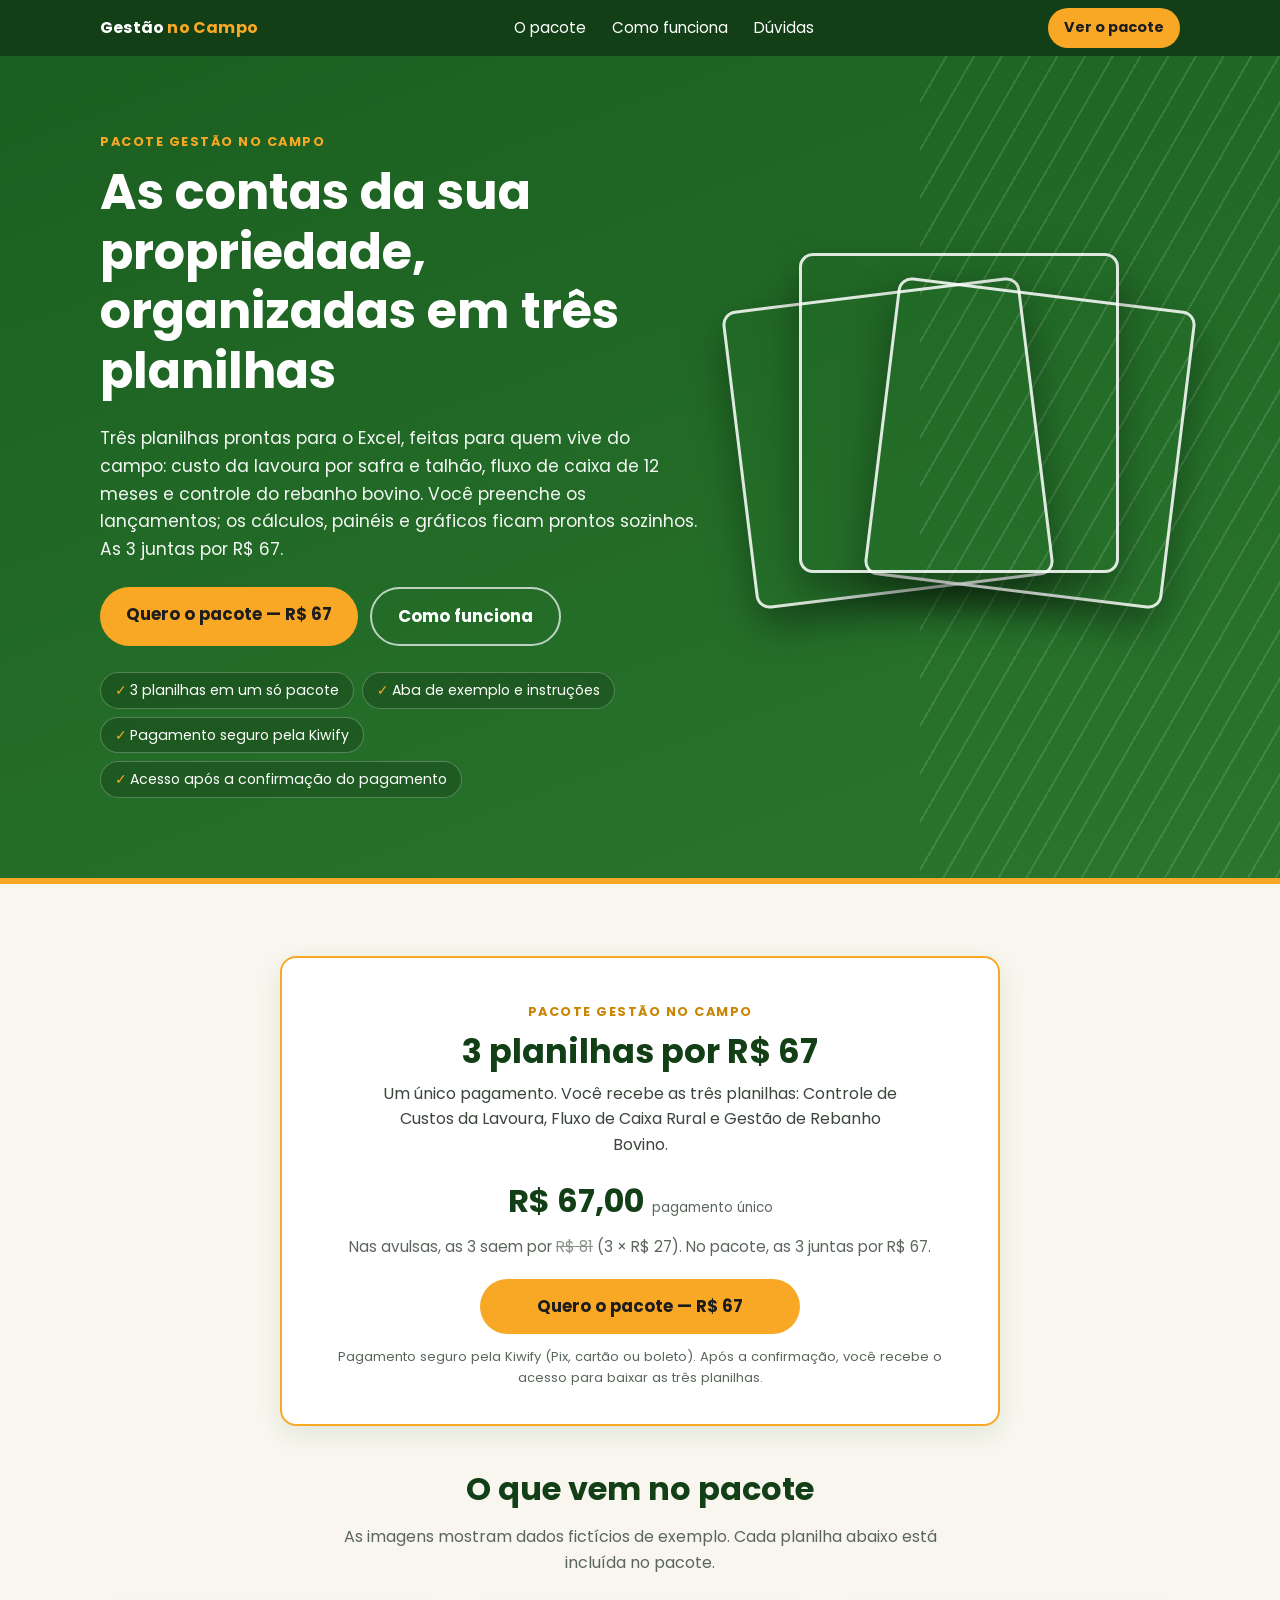
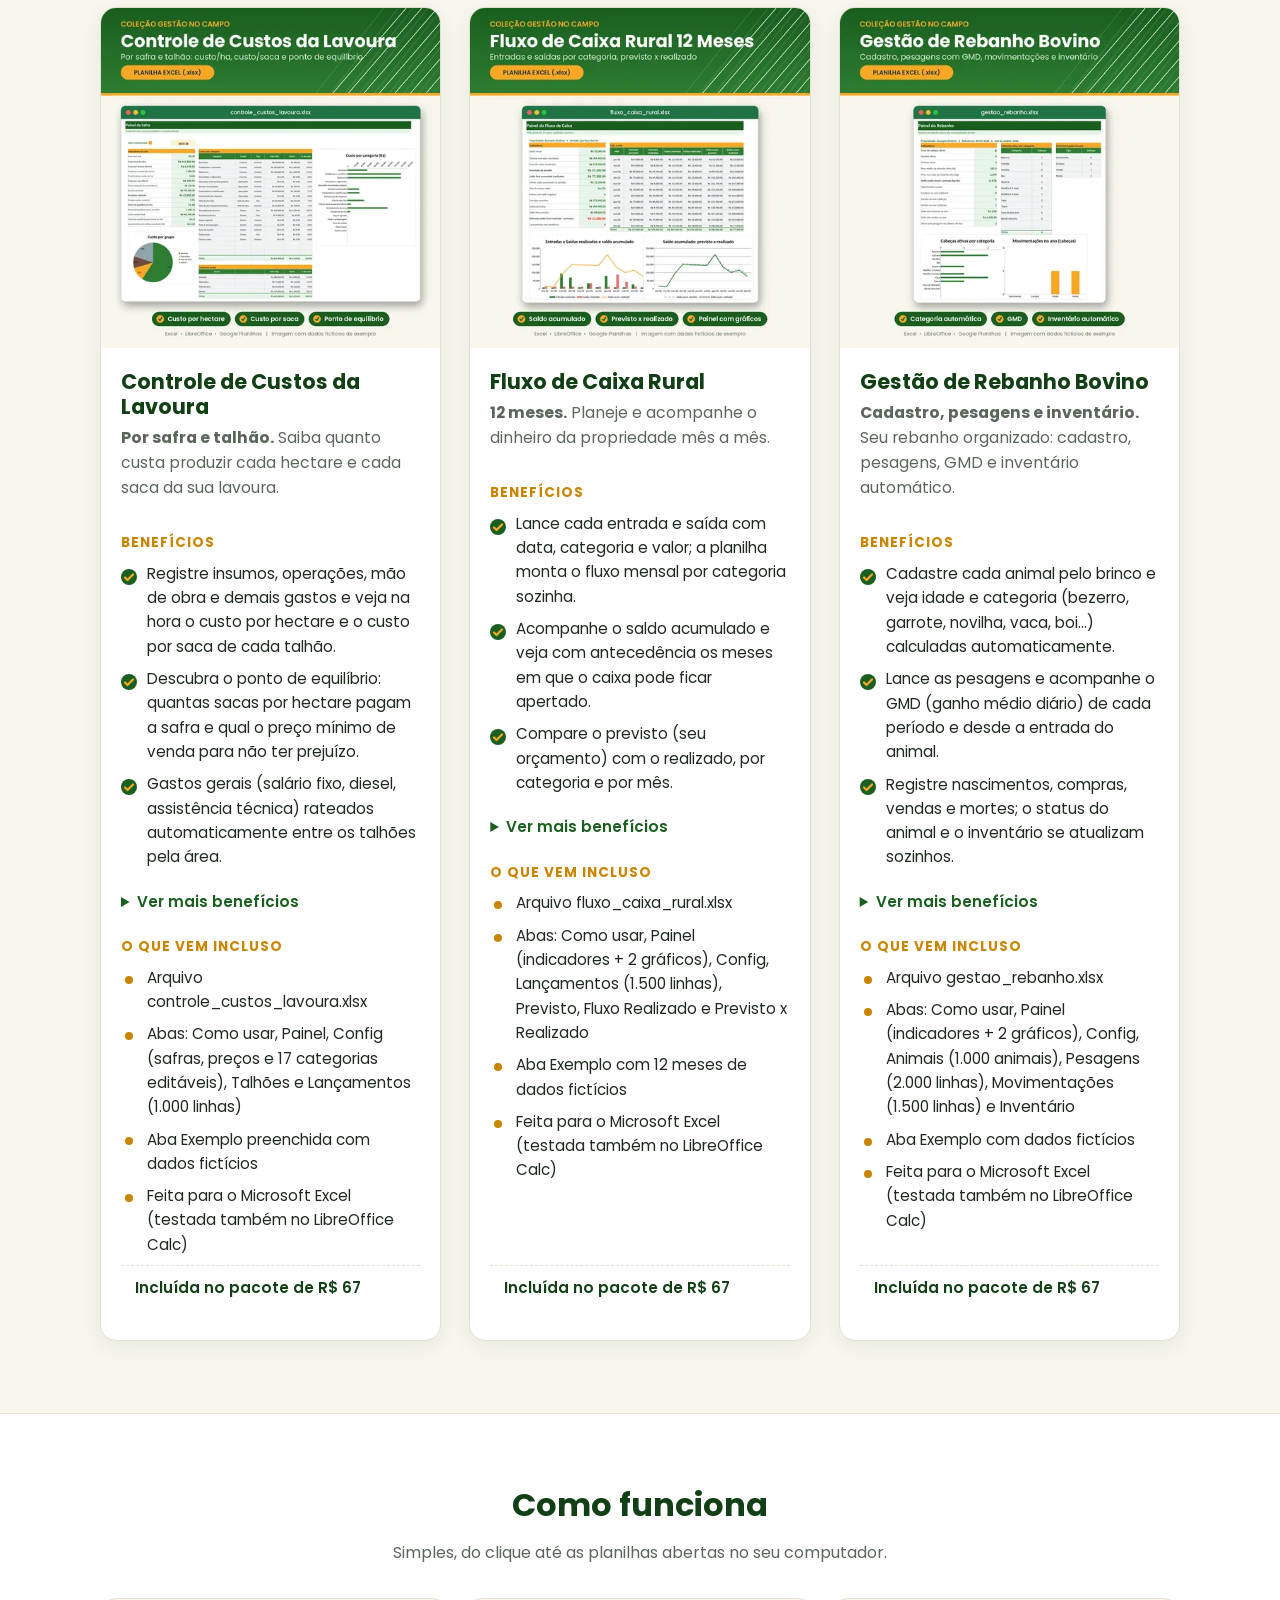
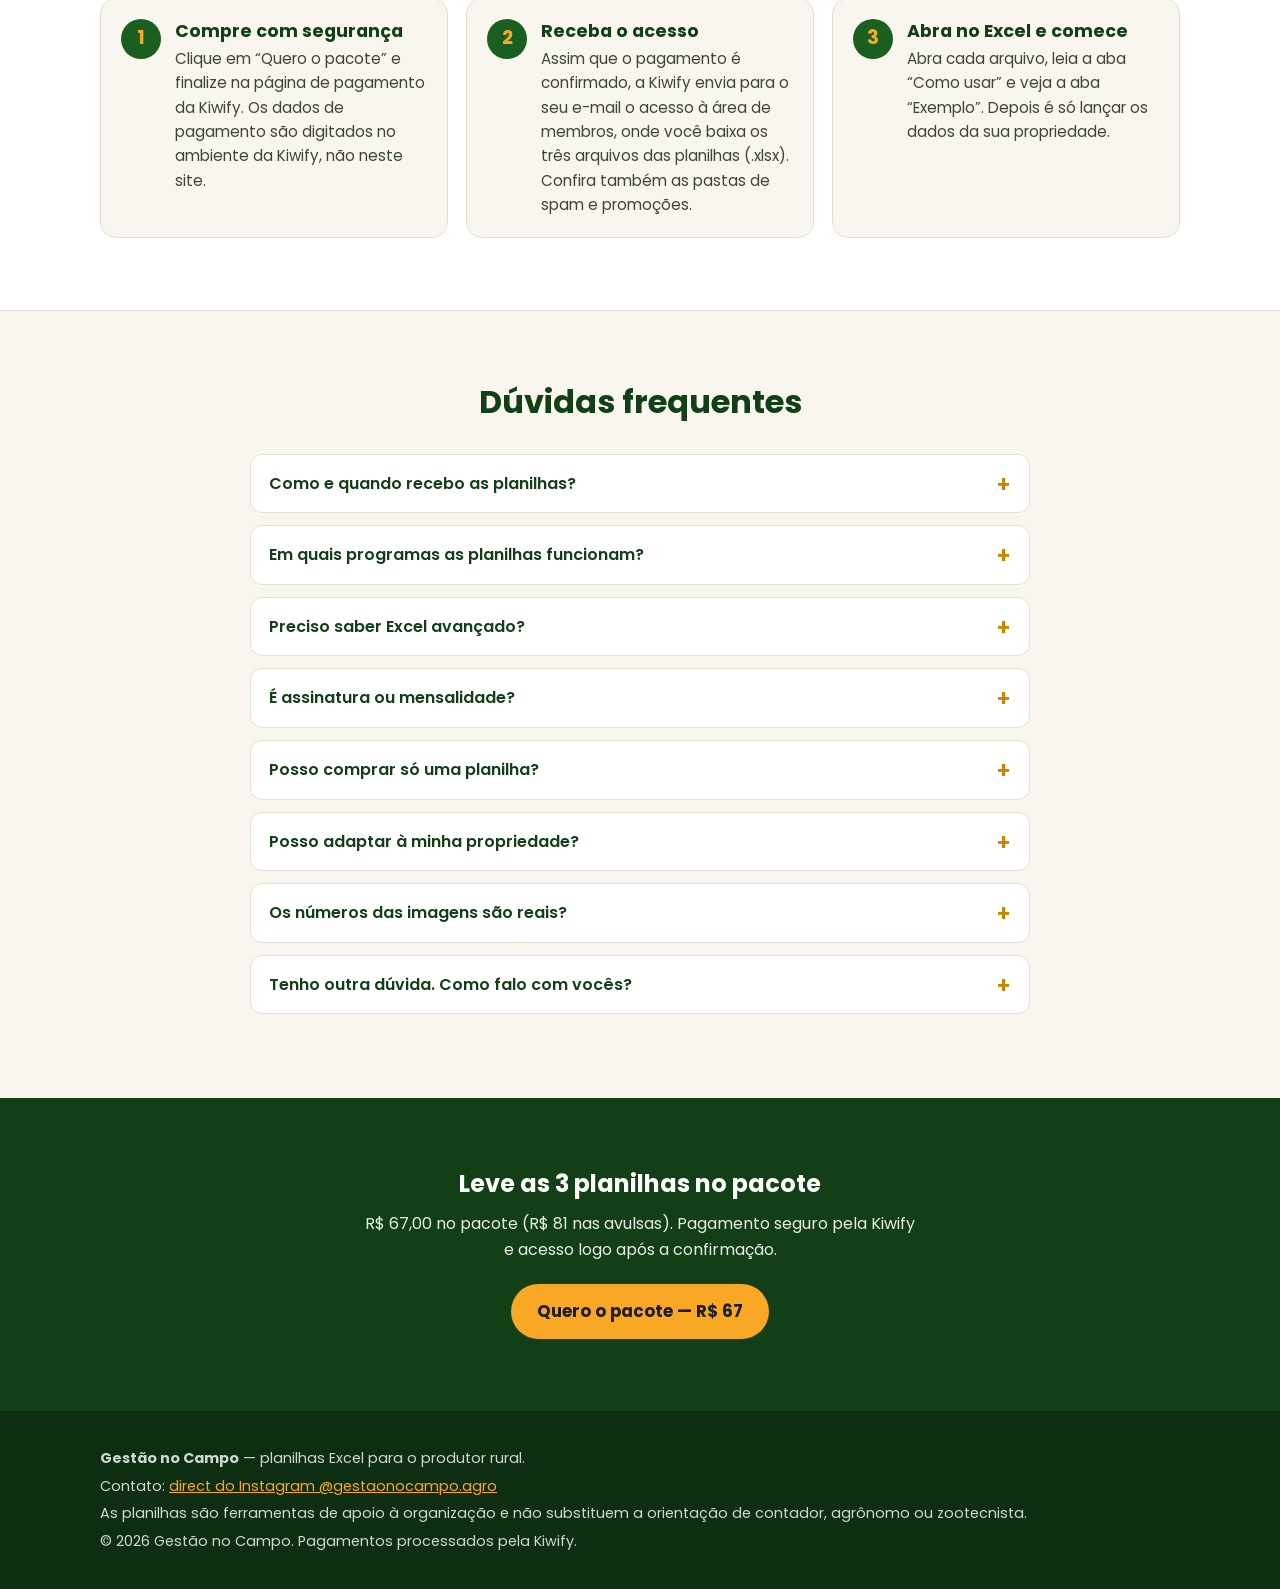
<file: index.html>
<!DOCTYPE html>
<html lang="pt-BR">
<head>
  <meta charset="utf-8">
  <meta name="viewport" content="width=device-width, initial-scale=1">
  <title>Gestão no Campo — Pacote com 3 planilhas Excel por R$ 67</title>
  <meta name="description" content="Pacote Gestão no Campo: três planilhas Excel para o produtor rural — Controle de Custos da Lavoura, Fluxo de Caixa Rural e Gestão de Rebanho Bovino — juntas por R$ 67,00. Pagamento seguro pela Kiwify e acesso após a confirmação.">
  <meta name="theme-color" content="#123f16">
  <meta property="og:type" content="website">
  <meta property="og:locale" content="pt_BR">
  <meta property="og:title" content="Gestão no Campo — Pacote com 3 planilhas Excel por R$ 67">
  <meta property="og:description" content="Custos da lavoura, fluxo de caixa e rebanho bovino em três planilhas prontas. Pacote por R$ 67,00.">
  <meta property="og:image" content="assets/img/og.jpg">
  <link rel="icon" href="assets/favicon.svg" type="image/svg+xml">
  <link rel="preload" href="assets/fonts/poppins-bold.woff2" as="font" type="font/woff2" crossorigin>
  <link rel="stylesheet" href="assets/style.css">
  <!-- Meta Pixel Code -->
  <script>
  !function(f,b,e,v,n,t,s)
  {if(f.fbq)return;n=f.fbq=function(){n.callMethod?
  n.callMethod.apply(n,arguments):n.queue.push(arguments)};
  if(!f._fbq)f._fbq=n;n.push=n;n.loaded=!0;n.version='2.0';
  n.queue=[];t=b.createElement(e);t.async=!0;
  t.src=v;s=b.getElementsByTagName(e)[0];
  s.parentNode.insertBefore(t,s)}(window, document,'script',
  'https://connect.facebook.net/en_US/fbevents.js');
  fbq('init', '1853860765766721');
  fbq('track', 'PageView');
  fbq('track', 'ViewContent', {content_name:'Pacote Gestão no Campo',value:67,currency:'BRL'});
  </script>
  <noscript><img height="1" width="1" style="display:none"
  src="https://www.facebook.com/tr?id=1853860765766721&ev=PageView&noscript=1"
  /></noscript>
  <!-- End Meta Pixel Code -->
</head>
<body>
  <a class="skip" href="#conteudo">Pular para o conteúdo</a>
  <header class="topo">
    <div class="wrap">
      <a class="marca" href="#">Gestão <span>no Campo</span></a>
      <nav aria-label="Principal">
        <a href="#pacote">O pacote</a>
        <a href="#como-funciona">Como funciona</a>
        <a href="#duvidas">Dúvidas</a>
      </nav>
      <a class="btn btn-sm" href="#pacote">Ver o pacote</a>
    </div>
  </header>

  <main id="conteudo">
    <section class="hero">
      <div class="wrap">
        <div class="hero-grid">
        <div>
        <span class="selo">Pacote Gestão no Campo</span>
        <h1>As contas da sua propriedade, organizadas em três planilhas</h1>
        <p class="lead">Três planilhas prontas para o Excel, feitas para quem vive do campo: custo da lavoura por safra e talhão, fluxo de caixa de 12 meses e controle do rebanho bovino. Você preenche os lançamentos; os cálculos, painéis e gráficos ficam prontos sozinhos. As 3 juntas por R$&nbsp;67.</p>
        <div class="acoes">
          <a class="btn" href="https://pay.kiwify.com.br/xAIoyqd" rel="noopener" aria-label="Comprar o Pacote Gestão no Campo por R$ 67,00">Quero o pacote — R$&nbsp;67</a>
          <a class="btn btn-borda" href="#como-funciona">Como funciona</a>
        </div>
        <ul class="chips">
          <li>3 planilhas em um só pacote</li>
          <li>Aba de exemplo e instruções</li>
          <li>Pagamento seguro pela Kiwify</li>
          <li>Acesso após a confirmação do pagamento</li>
        </ul>
        </div>
        <div class="hero-capas" aria-hidden="true">
          <picture><source media="(min-width:1024px)" srcset="assets/img/fluxo-480.webp" type="image/webp"><img src="[data-uri]" width="480" height="480" alt="" class="c1"></picture>
          <picture><source media="(min-width:1024px)" srcset="assets/img/rebanho-480.webp" type="image/webp"><img src="[data-uri]" width="480" height="480" alt="" class="c2"></picture>
          <picture><source media="(min-width:1024px)" srcset="assets/img/custos-480.webp" type="image/webp"><img src="[data-uri]" width="480" height="480" alt="" class="c3"></picture>
        </div>
        </div>
      </div>
    </section>
    <div class="faixa"></div>

    <section id="pacote">
      <div class="wrap">
        <div class="pacote-box" id="comprar">
          <span class="selo">Pacote Gestão no Campo</span>
          <h2>3 planilhas por R$&nbsp;67</h2>
          <p class="pacote-lead">Um único pagamento. Você recebe as três planilhas: Controle de Custos da Lavoura, Fluxo de Caixa Rural e Gestão de Rebanho Bovino.</p>
          <div class="preco"><strong>R$&nbsp;67,00</strong><small>pagamento único</small></div>
          <p class="ancora">Nas avulsas, as 3 saem por <s>R$&nbsp;81</s> (3 × R$&nbsp;27). No pacote, as 3 juntas por R$&nbsp;67.</p>
          <a class="btn" href="https://pay.kiwify.com.br/xAIoyqd" rel="noopener" aria-label="Comprar o Pacote Gestão no Campo por R$ 67,00">Quero o pacote — R$&nbsp;67</a>
          <p class="nota">Pagamento seguro pela Kiwify (Pix, cartão ou boleto). Após a confirmação, você recebe o acesso para baixar as três planilhas.</p>
        </div>
        <div class="titulo-sec">
          <h2>O que vem no pacote</h2>
          <p>As imagens mostram dados fictícios de exemplo. Cada planilha abaixo está incluída no pacote.</p>
        </div>
        <div class="produtos">
      <article class="card" id="custos">
        <picture>
          <source type="image/webp" srcset="assets/img/custos-480.webp 480w, assets/img/custos-800.webp 800w" sizes="(min-width:1024px) 360px, (min-width:700px) 50vw, 100vw">
          <img src="assets/img/custos-480.jpg" srcset="assets/img/custos-480.jpg 480w, assets/img/custos-800.jpg 800w" sizes="(min-width:1024px) 360px, (min-width:700px) 50vw, 100vw" width="480" height="480" alt="Capa da planilha Controle de Custos da Lavoura, com o painel da safra mostrando custo por hectare, custo por saca e ponto de equilíbrio (dados fictícios)" decoding="async">
        </picture>
        <div class="corpo">
          <h3>Controle de Custos da Lavoura</h3>
          <p class="sub"><strong>Por safra e talhão.</strong> Saiba quanto custa produzir cada hectare e cada saca da sua lavoura.</p>
          <h4>Benefícios</h4>
          <ul class="lista"><li>Registre insumos, operações, mão de obra e demais gastos e veja na hora o custo por hectare e o custo por saca de cada talhão.</li><li>Descubra o ponto de equilíbrio: quantas sacas por hectare pagam a safra e qual o preço mínimo de venda para não ter prejuízo.</li><li>Gastos gerais (salário fixo, diesel, assistência técnica) rateados automaticamente entre os talhões pela área.</li></ul>
          <details class="mais"><summary>Ver mais benefícios</summary><ul class="lista"><li>Painel com indicadores e gráficos por grupo e por categoria de custo, com escolha da safra numa lista.</li><li>Fórmulas protegidas e listas suspensas que evitam erros de digitação, sem precisar saber Excel avançado.</li></ul></details>
          <h4>O que vem incluso</h4>
          <ul class="lista inc"><li>Arquivo controle_custos_lavoura.xlsx</li><li>Abas: Como usar, Painel, Config (safras, preços e 17 categorias editáveis), Talhões e Lançamentos (1.000 linhas)</li><li>Aba Exemplo preenchida com dados fictícios</li><li>Feita para o Microsoft Excel (testada também no LibreOffice Calc)</li></ul>
          <p class="incluso">Incluída no pacote de R$&nbsp;67</p>
        </div>
      </article>
      <article class="card" id="fluxo">
        <picture>
          <source type="image/webp" srcset="assets/img/fluxo-480.webp 480w, assets/img/fluxo-800.webp 800w" sizes="(min-width:1024px) 360px, (min-width:700px) 50vw, 100vw">
          <img src="assets/img/fluxo-480.jpg" srcset="assets/img/fluxo-480.jpg 480w, assets/img/fluxo-800.jpg 800w" sizes="(min-width:1024px) 360px, (min-width:700px) 50vw, 100vw" width="480" height="480" alt="Capa da planilha Fluxo de Caixa Rural, com painel de entradas, saídas e saldo mensal (dados fictícios)" loading="lazy" decoding="async">
        </picture>
        <div class="corpo">
          <h3>Fluxo de Caixa Rural</h3>
          <p class="sub"><strong>12 meses.</strong> Planeje e acompanhe o dinheiro da propriedade mês a mês.</p>
          <h4>Benefícios</h4>
          <ul class="lista"><li>Lance cada entrada e saída com data, categoria e valor; a planilha monta o fluxo mensal por categoria sozinha.</li><li>Acompanhe o saldo acumulado e veja com antecedência os meses em que o caixa pode ficar apertado.</li><li>Compare o previsto (seu orçamento) com o realizado, por categoria e por mês.</li></ul>
          <details class="mais"><summary>Ver mais benefícios</summary><ul class="lista"><li>Categorias pensadas para o campo (venda de grãos, animais, leite, crédito rural, insumos, parcelas de financiamento etc.) e totalmente editáveis.</li><li>Avisos automáticos de lançamentos sem data, sem categoria ou fora do período.</li></ul></details>
          <h4>O que vem incluso</h4>
          <ul class="lista inc"><li>Arquivo fluxo_caixa_rural.xlsx</li><li>Abas: Como usar, Painel (indicadores + 2 gráficos), Config, Lançamentos (1.500 linhas), Previsto, Fluxo Realizado e Previsto x Realizado</li><li>Aba Exemplo com 12 meses de dados fictícios</li><li>Feita para o Microsoft Excel (testada também no LibreOffice Calc)</li></ul>
          <p class="incluso">Incluída no pacote de R$&nbsp;67</p>
        </div>
      </article>
      <article class="card" id="rebanho">
        <picture>
          <source type="image/webp" srcset="assets/img/rebanho-480.webp 480w, assets/img/rebanho-800.webp 800w" sizes="(min-width:1024px) 360px, (min-width:700px) 50vw, 100vw">
          <img src="assets/img/rebanho-480.jpg" srcset="assets/img/rebanho-480.jpg 480w, assets/img/rebanho-800.jpg 800w" sizes="(min-width:1024px) 360px, (min-width:700px) 50vw, 100vw" width="480" height="480" alt="Capa da planilha Gestão de Rebanho Bovino, com painel de cabeças por categoria e movimentações do ano (dados fictícios)" loading="lazy" decoding="async">
        </picture>
        <div class="corpo">
          <h3>Gestão de Rebanho Bovino</h3>
          <p class="sub"><strong>Cadastro, pesagens e inventário.</strong> Seu rebanho organizado: cadastro, pesagens, GMD e inventário automático.</p>
          <h4>Benefícios</h4>
          <ul class="lista"><li>Cadastre cada animal pelo brinco e veja idade e categoria (bezerro, garrote, novilha, vaca, boi…) calculadas automaticamente.</li><li>Lance as pesagens e acompanhe o GMD (ganho médio diário) de cada período e desde a entrada do animal.</li><li>Registre nascimentos, compras, vendas e mortes; o status do animal e o inventário se atualizam sozinhos.</li></ul>
          <details class="mais"><summary>Ver mais benefícios</summary><ul class="lista"><li>Inventário por categoria com cabeças, peso médio e peso total, além do resumo de movimentações do ano.</li><li>Faixas de idade e nomes de categorias ajustáveis ao padrão da sua fazenda; aviso de brinco repetido ou não cadastrado.</li></ul></details>
          <h4>O que vem incluso</h4>
          <ul class="lista inc"><li>Arquivo gestao_rebanho.xlsx</li><li>Abas: Como usar, Painel (indicadores + 2 gráficos), Config, Animais (1.000 animais), Pesagens (2.000 linhas), Movimentações (1.500 linhas) e Inventário</li><li>Aba Exemplo com dados fictícios</li><li>Feita para o Microsoft Excel (testada também no LibreOffice Calc)</li></ul>
          <p class="incluso">Incluída no pacote de R$&nbsp;67</p>
        </div>
      </article>
        </div>
      </div>
    </section>

    <section class="como" id="como-funciona">
      <div class="wrap">
        <div class="titulo-sec">
          <h2>Como funciona</h2>
          <p>Simples, do clique até as planilhas abertas no seu computador.</p>
        </div>
        <ol class="passos">
          <li>
            <h3>Compre com segurança</h3>
            <p>Clique em “Quero o pacote” e finalize na página de pagamento da Kiwify. Os dados de pagamento são digitados no ambiente da Kiwify, não neste site.</p>
          </li>
          <li>
            <h3>Receba o acesso</h3>
            <p>Assim que o pagamento é confirmado, a Kiwify envia para o seu e-mail o acesso à área de membros, onde você baixa os três arquivos das planilhas (.xlsx). Confira também as pastas de spam e promoções.</p>
          </li>
          <li>
            <h3>Abra no Excel e comece</h3>
            <p>Abra cada arquivo, leia a aba “Como usar” e veja a aba “Exemplo”. Depois é só lançar os dados da sua propriedade.</p>
          </li>
        </ol>
      </div>
    </section>

    <section id="duvidas">
      <div class="wrap">
        <div class="titulo-sec"><h2>Dúvidas frequentes</h2></div>
        <div class="faq">
          <details>
            <summary>Como e quando recebo as planilhas?</summary>
            <p>Depois que o pagamento é confirmado, a Kiwify envia ao e-mail informado na compra o acesso à área de membros, onde estão os três arquivos para download: controle_custos_lavoura.xlsx, fluxo_caixa_rural.xlsx e gestao_rebanho.xlsx. Se não encontrar o e-mail, verifique as pastas de spam e promoções ou chame a gente no <a href="https://ig.me/m/gestaonocampo.agro" target="_blank" rel="noopener">direct do Instagram @gestaonocampo.agro</a>.</p>
          </details>
          <details>
            <summary>Em quais programas as planilhas funcionam?</summary>
            <p>As planilhas foram feitas para o Microsoft Excel no computador e testadas no LibreOffice Calc (gratuito). Recomendamos usar no computador, para todos os recursos aparecerem corretamente.</p>
          </details>
          <details>
            <summary>Preciso saber Excel avançado?</summary>
            <p>Não. As fórmulas já estão prontas e protegidas, há listas suspensas para evitar erros de digitação, uma aba “Como usar” com o passo a passo e uma aba “Exemplo” preenchida com dados fictícios.</p>
          </details>
          <details>
            <summary>É assinatura ou mensalidade?</summary>
            <p>Não. O pacote com as 3 planilhas custa R$&nbsp;67,00, em pagamento único.</p>
          </details>
          <details>
            <summary>Posso comprar só uma planilha?</summary>
            <p>A oferta deste site é o pacote com as 3 planilhas por R$&nbsp;67. Nas avulsas, cada uma saía por R$&nbsp;27 (R$&nbsp;81 pelas 3).</p>
          </details>
          <details>
            <summary>Posso adaptar à minha propriedade?</summary>
            <p>Sim. Na aba “Config” você ajusta categorias, safras e outras opções, conforme cada planilha. Na de rebanho, por exemplo, dá para ajustar as faixas de idade e os nomes das categorias.</p>
          </details>
          <details>
            <summary>Os números das imagens são reais?</summary>
            <p>Não. As imagens mostram dados fictícios, os mesmos da aba “Exemplo”, só para você ver como a planilha fica preenchida.</p>
          </details>
          <details>
            <summary>Tenho outra dúvida. Como falo com vocês?</summary>
            <p>Fale com a gente no <a href="https://ig.me/m/gestaonocampo.agro" target="_blank" rel="noopener">direct do Instagram @gestaonocampo.agro</a>.</p>
          </details>
        </div>
      </div>
    </section>

    <section class="chamada">
      <div class="wrap">
        <h2>Leve as 3 planilhas no pacote</h2>
        <p>R$&nbsp;67,00 no pacote (R$&nbsp;81 nas avulsas). Pagamento seguro pela Kiwify e acesso logo após a confirmação.</p>
        <div class="acoes">
          <a class="btn" href="https://pay.kiwify.com.br/xAIoyqd" rel="noopener" aria-label="Comprar o Pacote Gestão no Campo por R$ 67,00">Quero o pacote — R$&nbsp;67</a>
        </div>
      </div>
    </section>
  </main>

  <footer>
    <div class="wrap">
      <p><strong>Gestão no Campo</strong> — planilhas Excel para o produtor rural.</p>
      <p>Contato: <a href="https://ig.me/m/gestaonocampo.agro" target="_blank" rel="noopener">direct do Instagram @gestaonocampo.agro</a></p>
      <p>As planilhas são ferramentas de apoio à organização e não substituem a orientação de contador, agrônomo ou zootecnista.</p>
      <p>© 2026 Gestão no Campo. Pagamentos processados pela Kiwify.</p>
    </div>
  </footer>
</body>
</html>
</file>
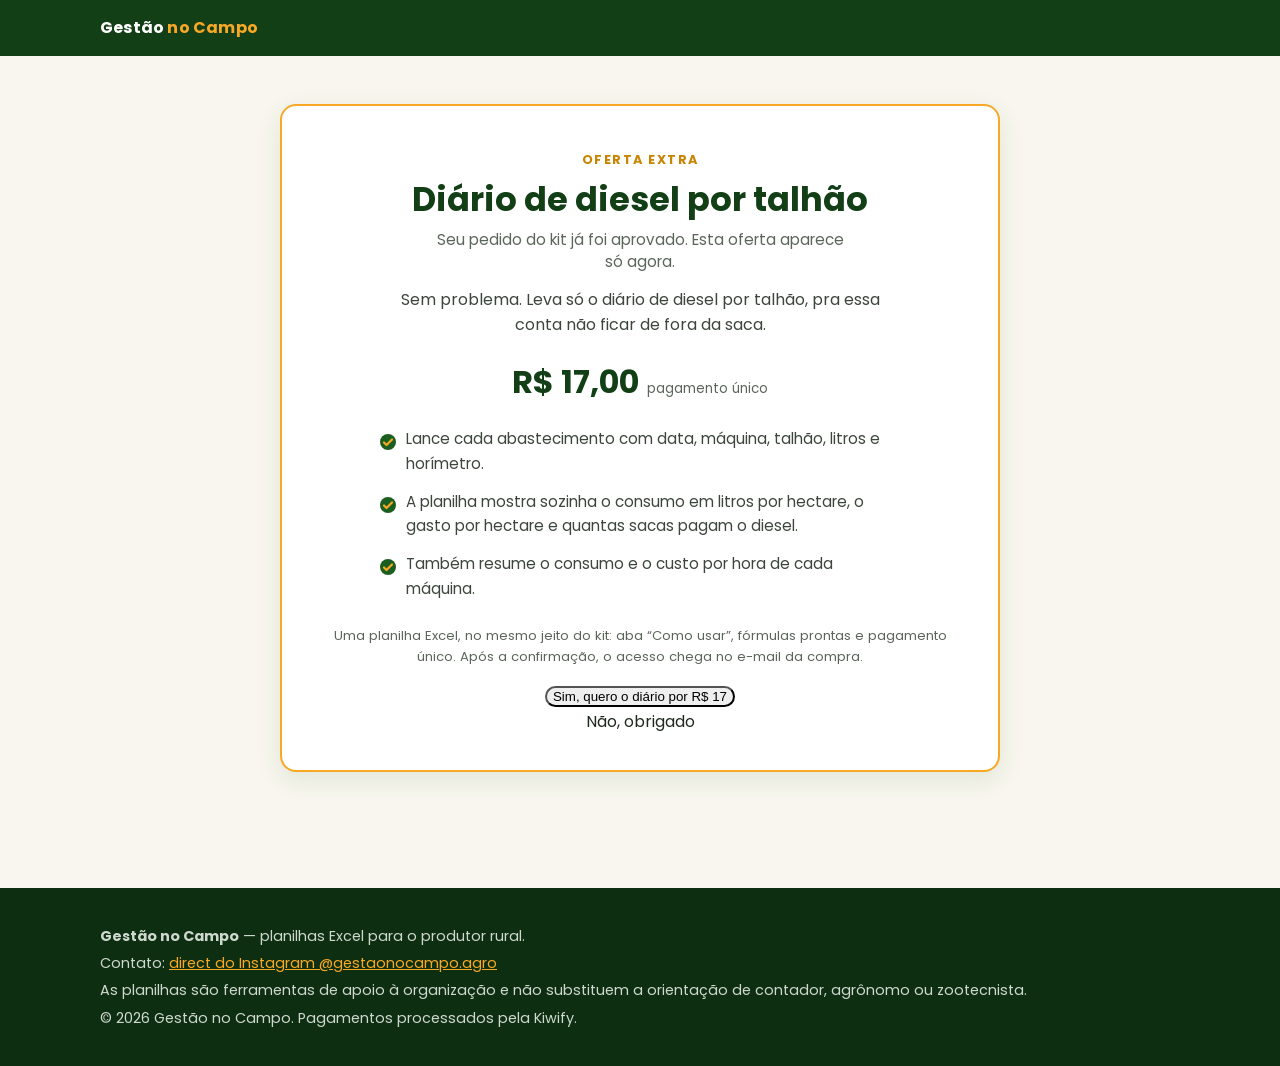
<file: downsell/index.html>
<!DOCTYPE html>
<html lang="pt-BR">
<head>
  <meta charset="utf-8">
  <meta name="viewport" content="width=device-width, initial-scale=1">
  <title>Diário de diesel por talhão — Gestão no Campo</title>
  <meta name="description" content="Sem problema. Leva só o diário de diesel por talhão, pra essa conta não ficar de fora da saca. Planilha Excel por R$ 17,00.">
  <meta name="robots" content="noindex, nofollow">
  <meta name="theme-color" content="#123f16">
  <link rel="icon" href="../assets/favicon.svg" type="image/svg+xml">
  <link rel="preload" href="../assets/fonts/poppins-bold.woff2" as="font" type="font/woff2" crossorigin>
  <link rel="stylesheet" href="../assets/style.css">
  <!-- Meta Pixel Code -->
  <script>
  !function(f,b,e,v,n,t,s)
  {if(f.fbq)return;n=f.fbq=function(){n.callMethod?
  n.callMethod.apply(n,arguments):n.queue.push(arguments)};
  if(!f._fbq)f._fbq=n;n.push=n;n.loaded=!0;n.version='2.0';
  n.queue=[];t=b.createElement(e);t.async=!0;
  t.src=v;s=b.getElementsByTagName(e)[0];
  s.parentNode.insertBefore(t,s)}(window, document,'script',
  'https://connect.facebook.net/en_US/fbevents.js');
  fbq('init', '1853860765766721');
  fbq('track', 'PageView');
  fbq('track', 'ViewContent', {content_name:'Diário de diesel por talhão',value:17,currency:'BRL'});
  </script>
  <noscript><img height="1" width="1" style="display:none"
  src="https://www.facebook.com/tr?id=1853860765766721&ev=PageView&noscript=1"
  /></noscript>
  <!-- End Meta Pixel Code -->
</head>
<body class="oferta">
  <a class="skip" href="#conteudo">Pular para o conteúdo</a>
  <header class="topo">
    <div class="wrap">
      <span class="marca">Gestão <span>no Campo</span></span>
    </div>
  </header>

  <main id="conteudo">
    <div class="wrap">
      <div class="pacote-box">
        <span class="selo">Oferta extra</span>
        <h1 class="oferta-titulo">Diário de diesel por talhão</h1>
        <p class="oferta-aviso">Seu pedido do kit já foi aprovado. Esta oferta aparece só agora.</p>
        <p class="pacote-lead">Sem problema. Leva só o diário de diesel por talhão, pra essa conta não ficar de fora da saca.</p>
        <div class="preco"><strong>R$&nbsp;17,00</strong><small>pagamento único</small></div>
        <ul class="oferta-lista">
          <li>Lance cada abastecimento com data, máquina, talhão, litros e horímetro.</li>
          <li>A planilha mostra sozinha o consumo em litros por hectare, o gasto por hectare e quantas sacas pagam o diesel.</li>
          <li>Também resume o consumo e o custo por hora de cada máquina.</li>
        </ul>
        <p class="nota">Uma planilha Excel, no mesmo jeito do kit: aba “Como usar”, fórmulas prontas e pagamento único. Após a confirmação, o acesso chega no e-mail da compra.</p>
        <div class="cta-kiwify">
          <div id="kiwify-upsell-xThHt39" data-upsell-url="" data-downsell-url="" style="--kiwify-upsell-accept-bg:var(--verde-esc);--kiwify-upsell-accept-color:var(--ouro);--kiwify-upsell-decline-color:var(--cinza);--kiwify-upsell-font:&quot;Poppins&quot;,system-ui,-apple-system,&quot;Segoe UI&quot;,Roboto,Arial,sans-serif">
            <button id="kiwify-upsell-trigger-xThHt39">Sim, quero o diário por R$ 17</button>
            <div id="kiwify-upsell-cancel-trigger-xThHt39">Não, obrigado</div>
          </div>
          <script src="https://snippets.kiwify.com/upsell-v2/upsell.min.js"></script>
        </div>
      </div>
    </div>
  </main>

  <footer>
    <div class="wrap">
      <p><strong>Gestão no Campo</strong> — planilhas Excel para o produtor rural.</p>
      <p>Contato: <a href="https://ig.me/m/gestaonocampo.agro" target="_blank" rel="noopener">direct do Instagram @gestaonocampo.agro</a></p>
      <p>As planilhas são ferramentas de apoio à organização e não substituem a orientação de contador, agrônomo ou zootecnista.</p>
      <p>© 2026 Gestão no Campo. Pagamentos processados pela Kiwify.</p>
    </div>
  </footer>
</body>
</html>
</file>
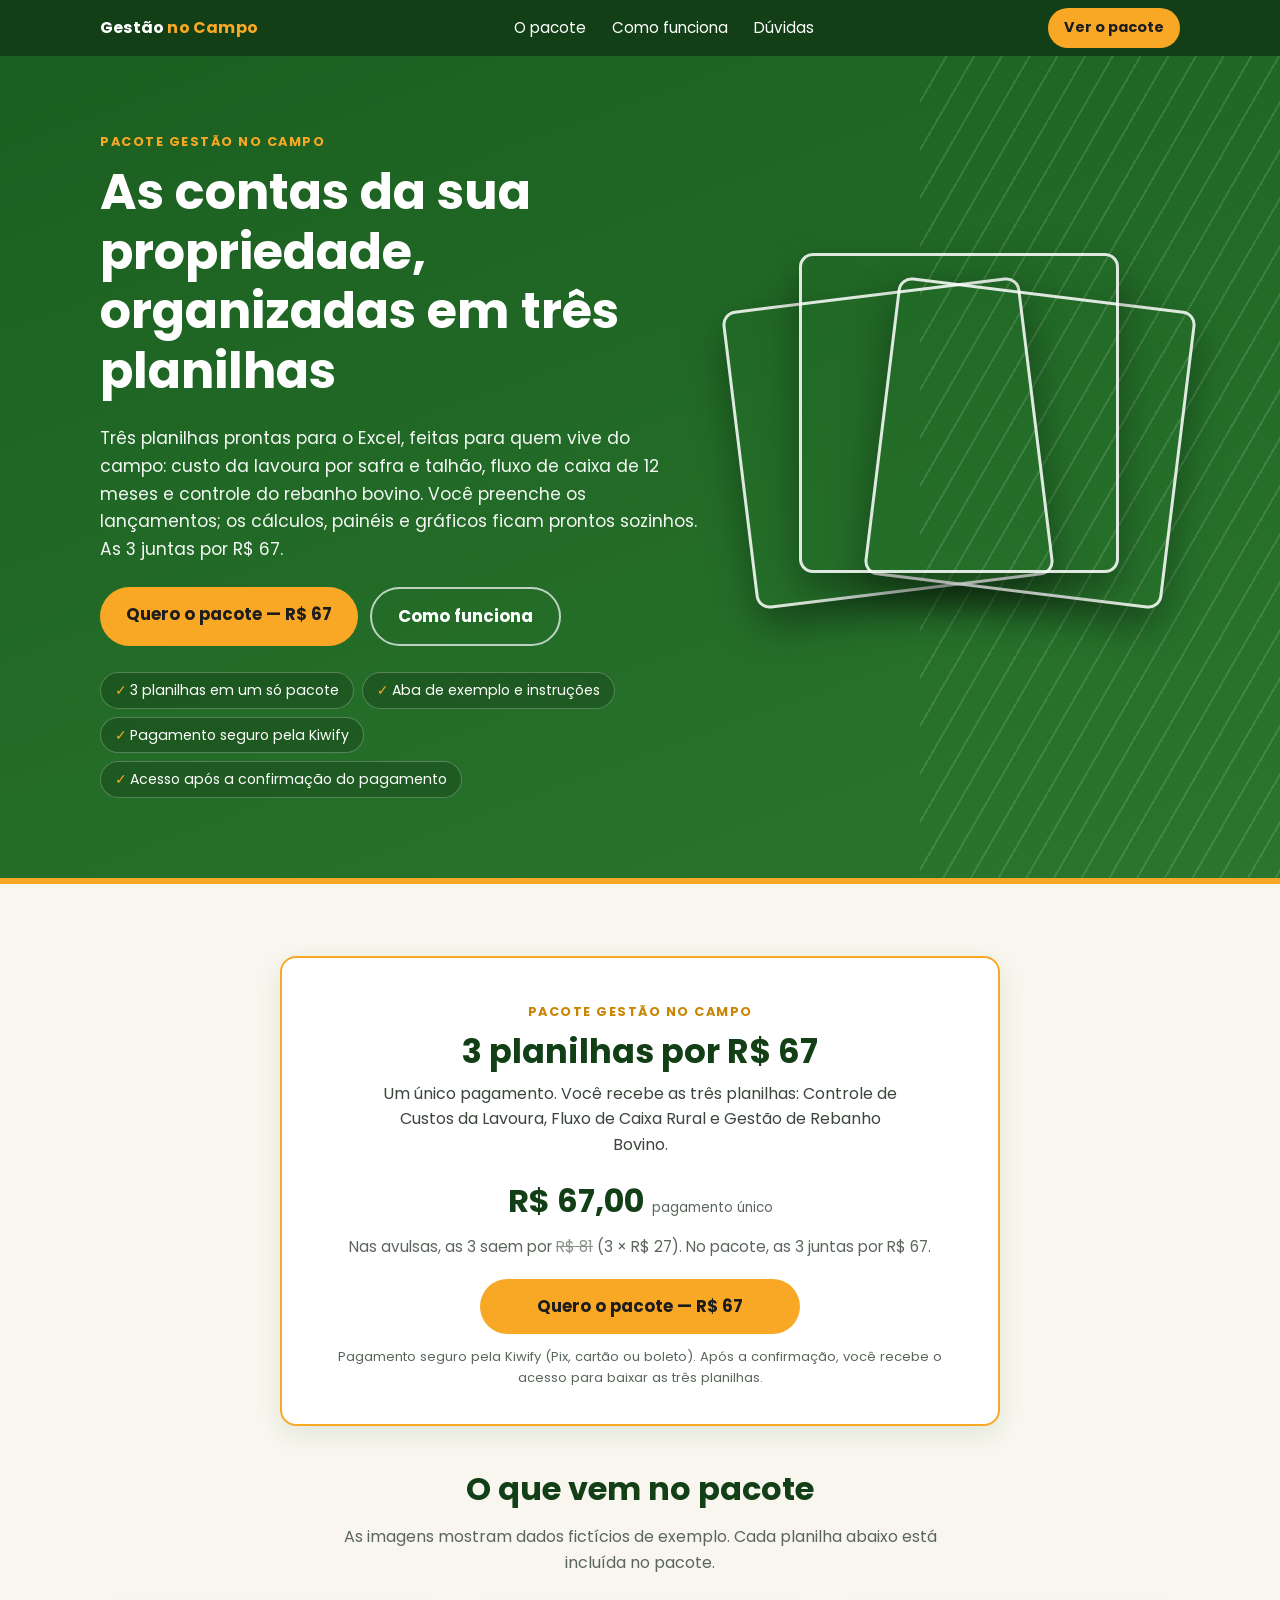
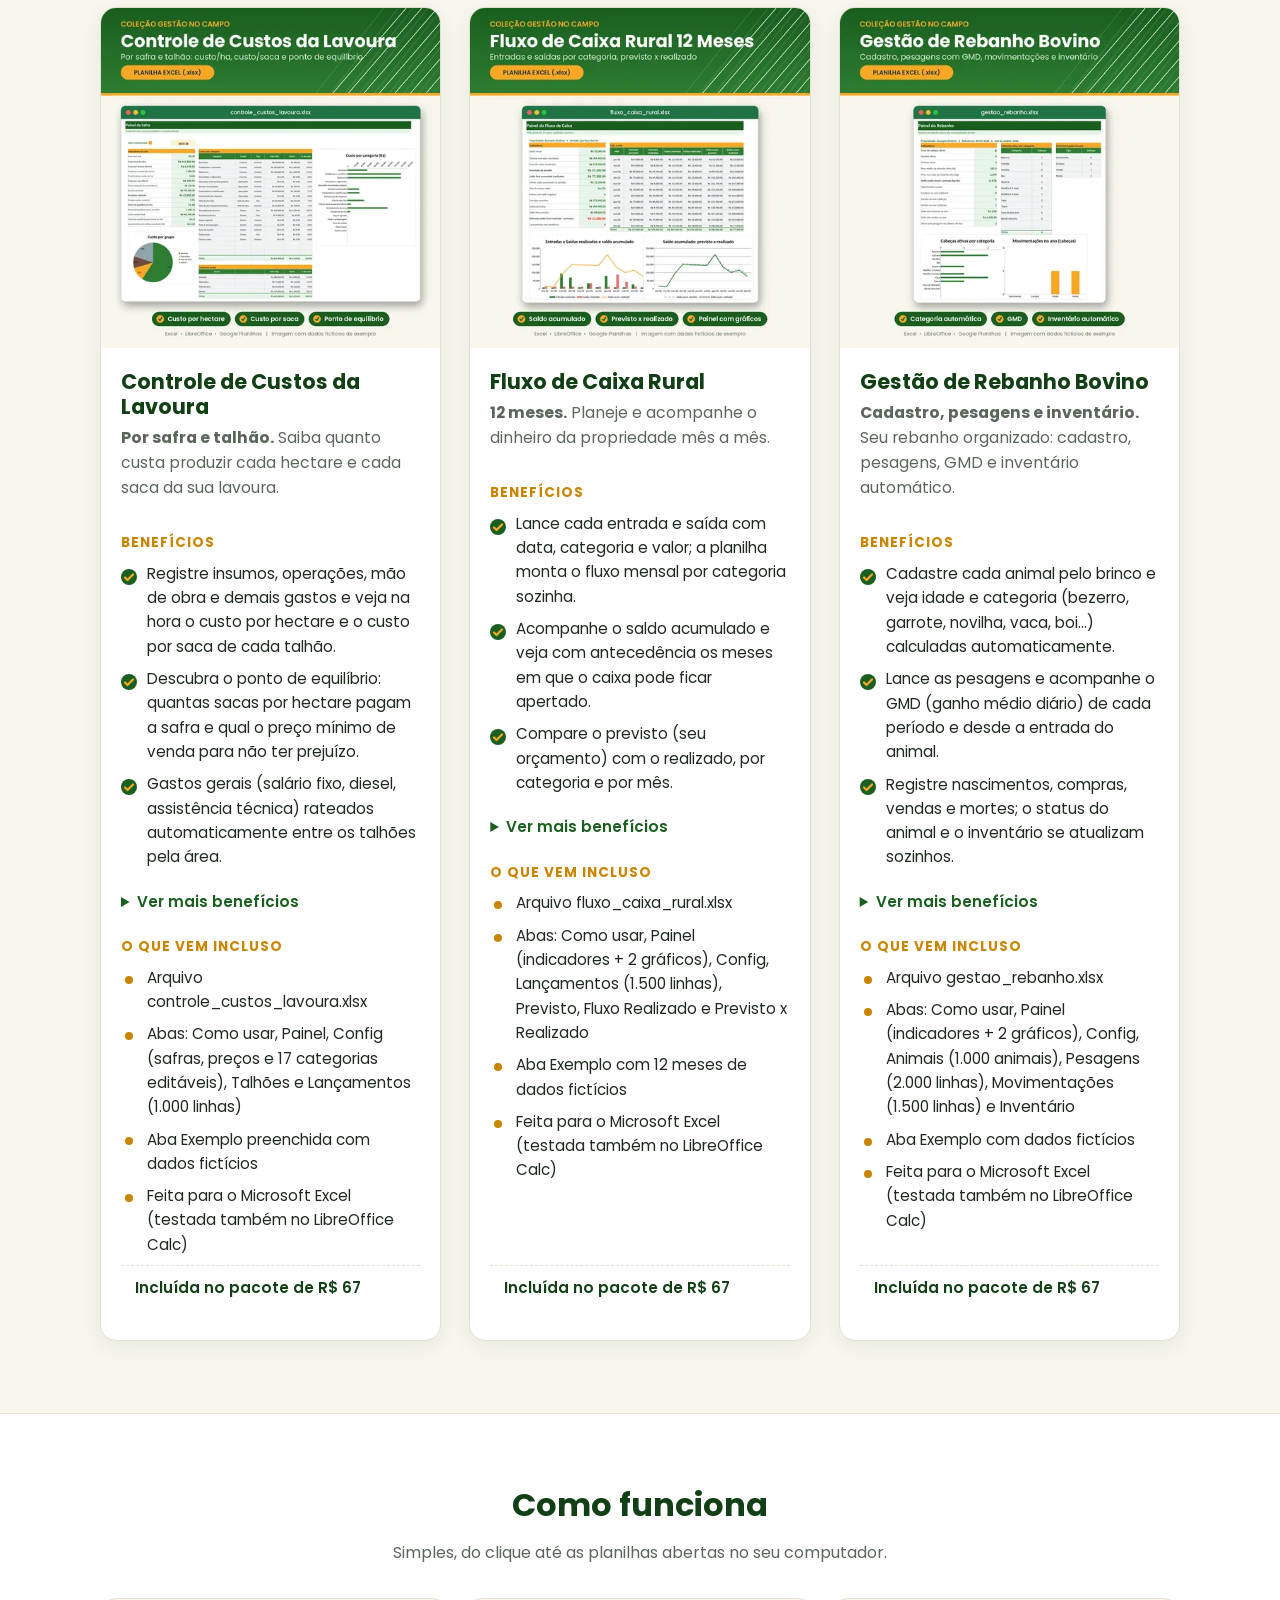
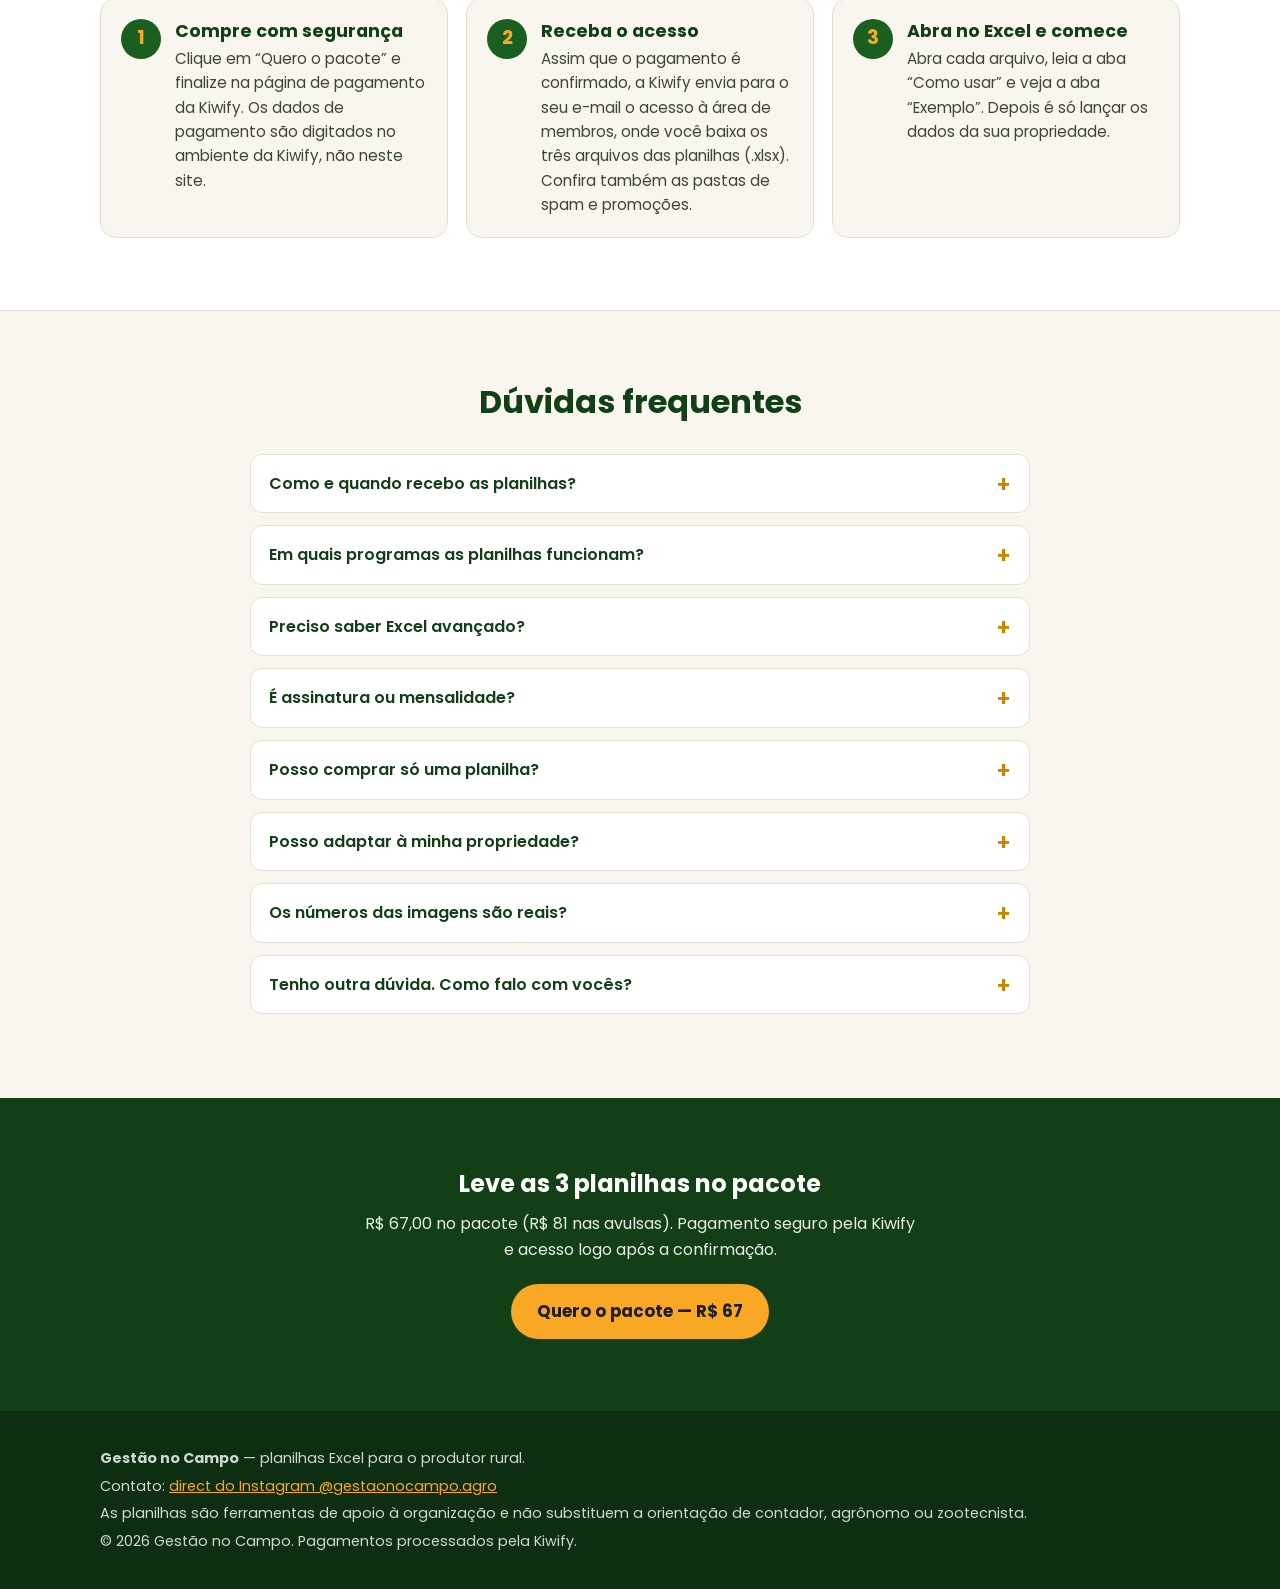
<file: stripe/index.html>
<!DOCTYPE html>
<html lang="pt-BR">
<head>
  <meta charset="utf-8">
  <meta name="viewport" content="width=device-width, initial-scale=1">
  <title>Gestão no Campo — Pacote com 3 planilhas Excel por R$ 67</title>
  <meta name="robots" content="noindex, nofollow">
  <meta http-equiv="refresh" content="0;url=../">
  <link rel="canonical" href="https://trilha-studio.github.io/gestaonocampo/">
  <script>location.replace("../");</script>
</head>
<body>
  <p>A oferta atual é o <a href="../">pacote com 3 planilhas Excel por R$ 67</a>.</p>
</body>
</html>
</file>
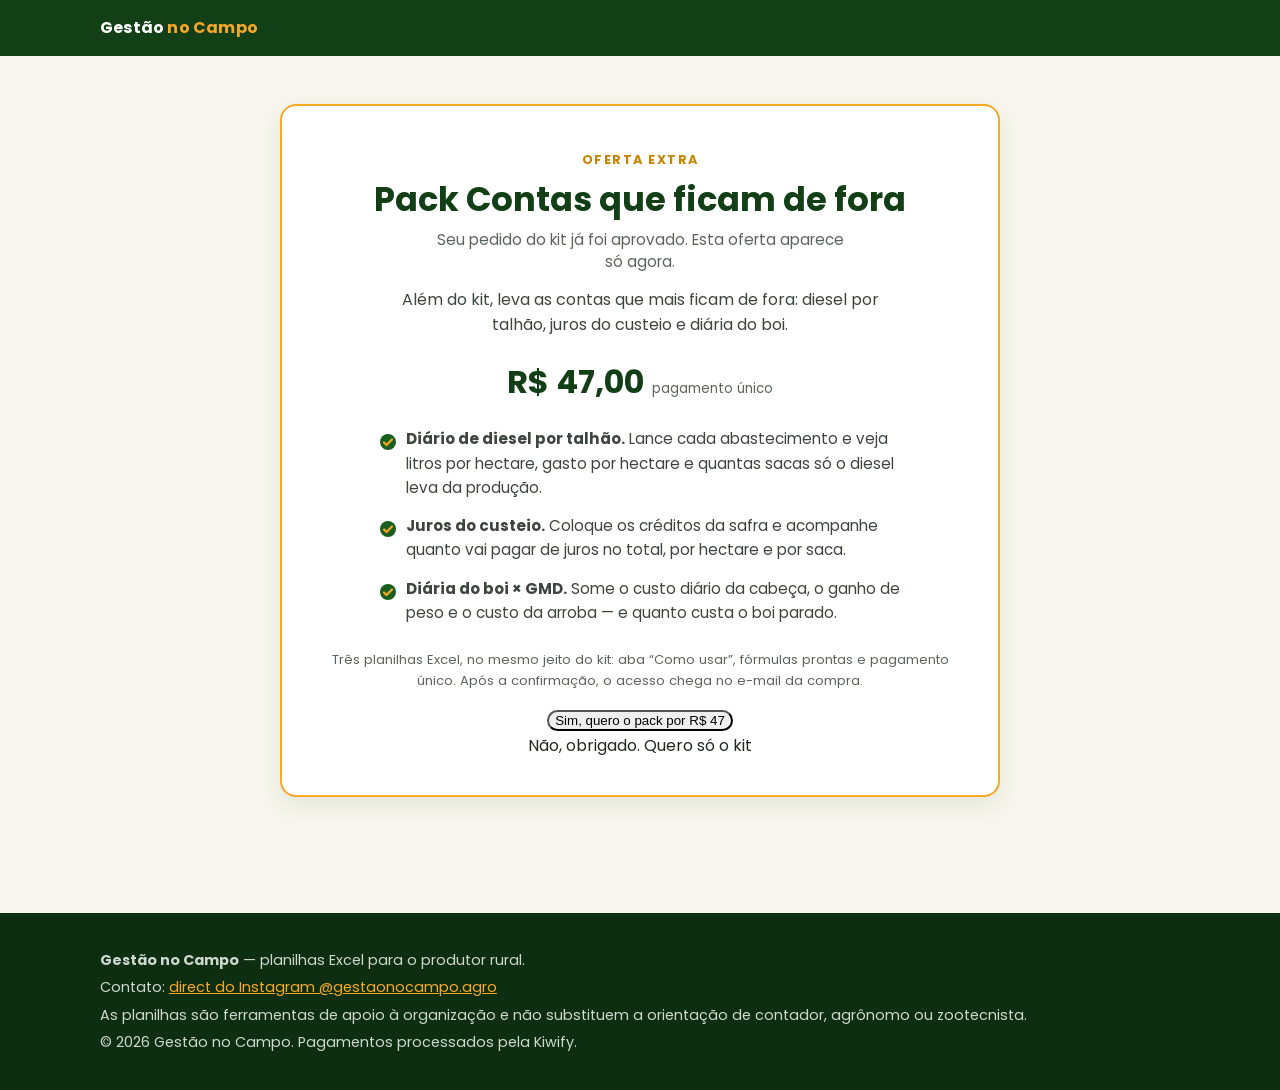
<file: upsell/index.html>
<!DOCTYPE html>
<html lang="pt-BR">
<head>
  <meta charset="utf-8">
  <meta name="viewport" content="width=device-width, initial-scale=1">
  <title>Pack Contas que ficam de fora — Gestão no Campo</title>
  <meta name="description" content="Além do kit, leva as contas que mais ficam de fora: diesel por talhão, juros do custeio e diária do boi. Três planilhas Excel por R$ 47,00.">
  <meta name="robots" content="noindex, nofollow">
  <meta name="theme-color" content="#123f16">
  <link rel="icon" href="../assets/favicon.svg" type="image/svg+xml">
  <link rel="preload" href="../assets/fonts/poppins-bold.woff2" as="font" type="font/woff2" crossorigin>
  <link rel="stylesheet" href="../assets/style.css">
  <!-- Meta Pixel Code -->
  <script>
  !function(f,b,e,v,n,t,s)
  {if(f.fbq)return;n=f.fbq=function(){n.callMethod?
  n.callMethod.apply(n,arguments):n.queue.push(arguments)};
  if(!f._fbq)f._fbq=n;n.push=n;n.loaded=!0;n.version='2.0';
  n.queue=[];t=b.createElement(e);t.async=!0;
  t.src=v;s=b.getElementsByTagName(e)[0];
  s.parentNode.insertBefore(t,s)}(window, document,'script',
  'https://connect.facebook.net/en_US/fbevents.js');
  fbq('init', '1853860765766721');
  fbq('track', 'PageView');
  fbq('track', 'ViewContent', {content_name:'Pack Contas que ficam de fora',value:47,currency:'BRL'});
  </script>
  <noscript><img height="1" width="1" style="display:none"
  src="https://www.facebook.com/tr?id=1853860765766721&ev=PageView&noscript=1"
  /></noscript>
  <!-- End Meta Pixel Code -->
</head>
<body class="oferta">
  <a class="skip" href="#conteudo">Pular para o conteúdo</a>
  <header class="topo">
    <div class="wrap">
      <span class="marca">Gestão <span>no Campo</span></span>
    </div>
  </header>

  <main id="conteudo">
    <div class="wrap">
      <div class="pacote-box">
        <span class="selo">Oferta extra</span>
        <h1 class="oferta-titulo">Pack Contas que ficam de fora</h1>
        <p class="oferta-aviso">Seu pedido do kit já foi aprovado. Esta oferta aparece só agora.</p>
        <p class="pacote-lead">Além do kit, leva as contas que mais ficam de fora: diesel por talhão, juros do custeio e diária do boi.</p>
        <div class="preco"><strong>R$&nbsp;47,00</strong><small>pagamento único</small></div>
        <ul class="oferta-lista">
          <li><strong>Diário de diesel por talhão.</strong> Lance cada abastecimento e veja litros por hectare, gasto por hectare e quantas sacas só o diesel leva da produção.</li>
          <li><strong>Juros do custeio.</strong> Coloque os créditos da safra e acompanhe quanto vai pagar de juros no total, por hectare e por saca.</li>
          <li><strong>Diária do boi × GMD.</strong> Some o custo diário da cabeça, o ganho de peso e o custo da arroba — e quanto custa o boi parado.</li>
        </ul>
        <p class="nota">Três planilhas Excel, no mesmo jeito do kit: aba “Como usar”, fórmulas prontas e pagamento único. Após a confirmação, o acesso chega no e-mail da compra.</p>
        <div class="cta-kiwify">
          <div id="kiwify-upsell-MpaRE76" data-upsell-url="" data-downsell-url="https://trilha-studio.github.io/gestaonocampo/downsell/" style="--kiwify-upsell-accept-bg:var(--verde-esc);--kiwify-upsell-accept-color:var(--ouro);--kiwify-upsell-decline-color:var(--cinza);--kiwify-upsell-font:&quot;Poppins&quot;,system-ui,-apple-system,&quot;Segoe UI&quot;,Roboto,Arial,sans-serif">
            <button id="kiwify-upsell-trigger-MpaRE76">Sim, quero o pack por R$ 47</button>
            <div id="kiwify-upsell-cancel-trigger-MpaRE76">Não, obrigado. Quero só o kit</div>
          </div>
          <script src="https://snippets.kiwify.com/upsell-v2/upsell.min.js"></script>
        </div>
      </div>
    </div>
  </main>

  <footer>
    <div class="wrap">
      <p><strong>Gestão no Campo</strong> — planilhas Excel para o produtor rural.</p>
      <p>Contato: <a href="https://ig.me/m/gestaonocampo.agro" target="_blank" rel="noopener">direct do Instagram @gestaonocampo.agro</a></p>
      <p>As planilhas são ferramentas de apoio à organização e não substituem a orientação de contador, agrônomo ou zootecnista.</p>
      <p>© 2026 Gestão no Campo. Pagamentos processados pela Kiwify.</p>
    </div>
  </footer>
</body>
</html>
</file>
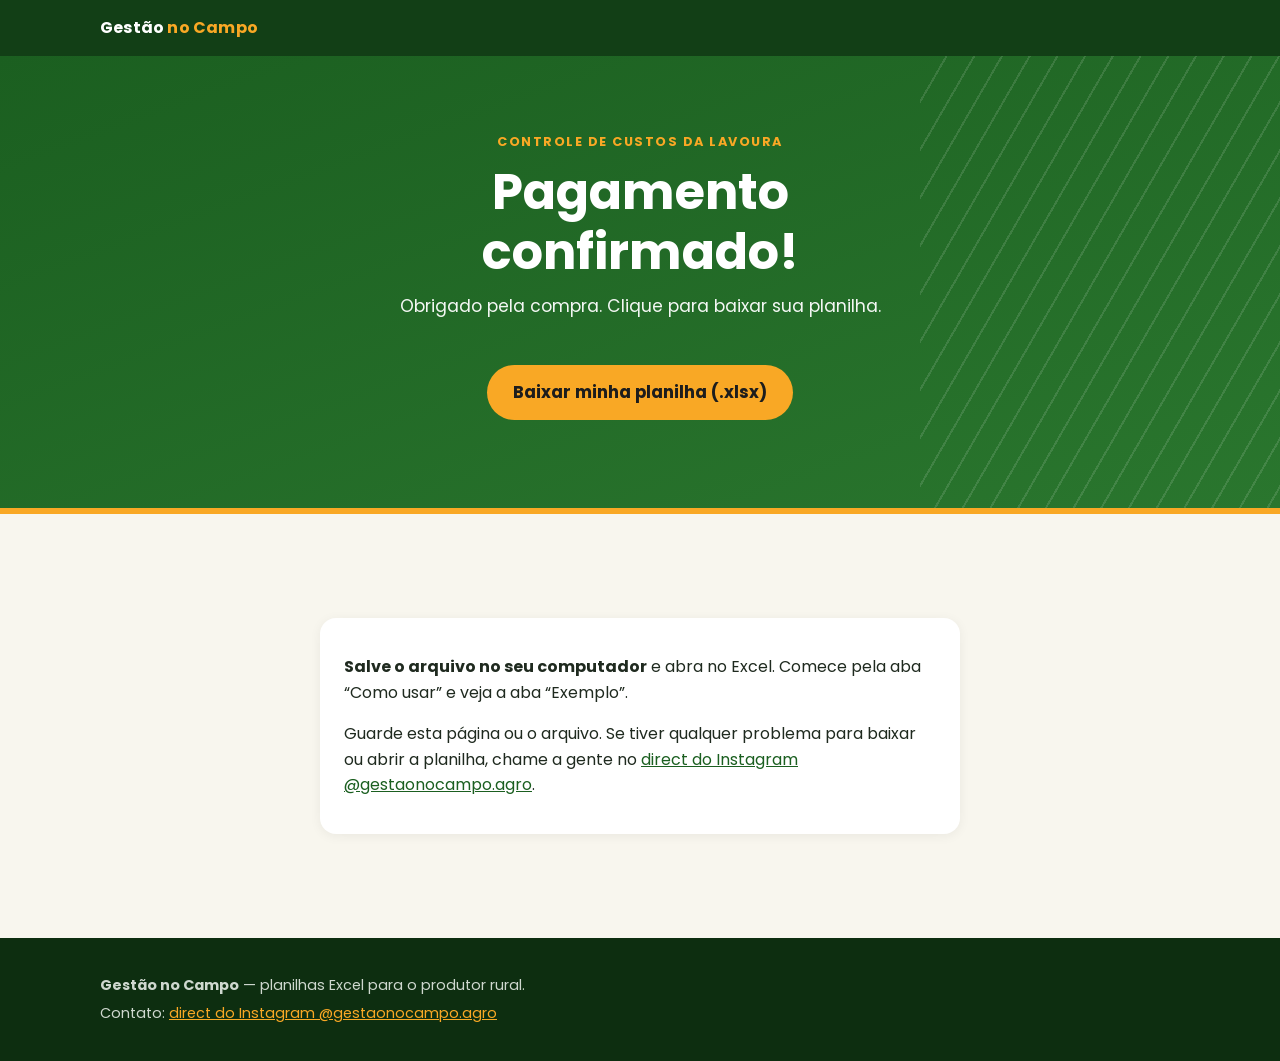
<file: baixar-pmbwcs6972o9/custos.html>
<!DOCTYPE html>
<html lang="pt-BR">
<head>
  <meta charset="utf-8">
  <meta name="viewport" content="width=device-width, initial-scale=1">
  <meta name="robots" content="noindex,nofollow">
  <meta name="referrer" content="no-referrer">
  <title>Pagamento confirmado — Controle de Custos da Lavoura | Gestão no Campo</title>
  <meta name="theme-color" content="#123f16">
  <link rel="icon" href="../assets/favicon.svg" type="image/svg+xml">
  <link rel="stylesheet" href="../assets/style.css">
  <style>.dl{text-align:center;max-width:640px;margin:0 auto}.dl h1{max-width:none;margin:0 auto 12px}.dl .btn{margin:20px 0 8px}.dl-nota{background:#fff;border-radius:16px;padding:20px 24px;max-width:640px;margin:32px auto;box-shadow:0 2px 12px rgba(0,0,0,.06)}</style>
</head>
<body>
  <header class="topo">
    <div class="wrap">
      <span class="marca">Gestão <span>no Campo</span></span>
    </div>
  </header>
  <main id="conteudo">
    <section class="hero">
      <div class="wrap dl">
        <span class="selo">Controle de Custos da Lavoura</span>
        <h1>Pagamento confirmado!</h1>
        <p class="lead">Obrigado pela compra. Clique para baixar sua planilha.</p>
        <a class="btn" href="controle_custos_lavoura.xlsx" download="controle_custos_lavoura.xlsx">Baixar minha planilha (.xlsx)</a>
      </div>
    </section>
    <div class="faixa"></div>
    <section>
      <div class="wrap">
        <div class="dl-nota">
          <p><strong>Salve o arquivo no seu computador</strong> e abra no Excel. Comece pela aba “Como usar” e veja a aba “Exemplo”.</p>
          <p>Guarde esta página ou o arquivo. Se tiver qualquer problema para baixar ou abrir a planilha, chame a gente no <a href="https://ig.me/m/gestaonocampo.agro" target="_blank" rel="noopener">direct do Instagram @gestaonocampo.agro</a>.</p>
        </div>
      </div>
    </section>
  </main>
  <footer>
    <div class="wrap">
      <p><strong>Gestão no Campo</strong> — planilhas Excel para o produtor rural.</p>
      <p>Contato: <a href="https://ig.me/m/gestaonocampo.agro" target="_blank" rel="noopener">direct do Instagram @gestaonocampo.agro</a></p>
    </div>
  </footer>
</body>
</html>
</file>
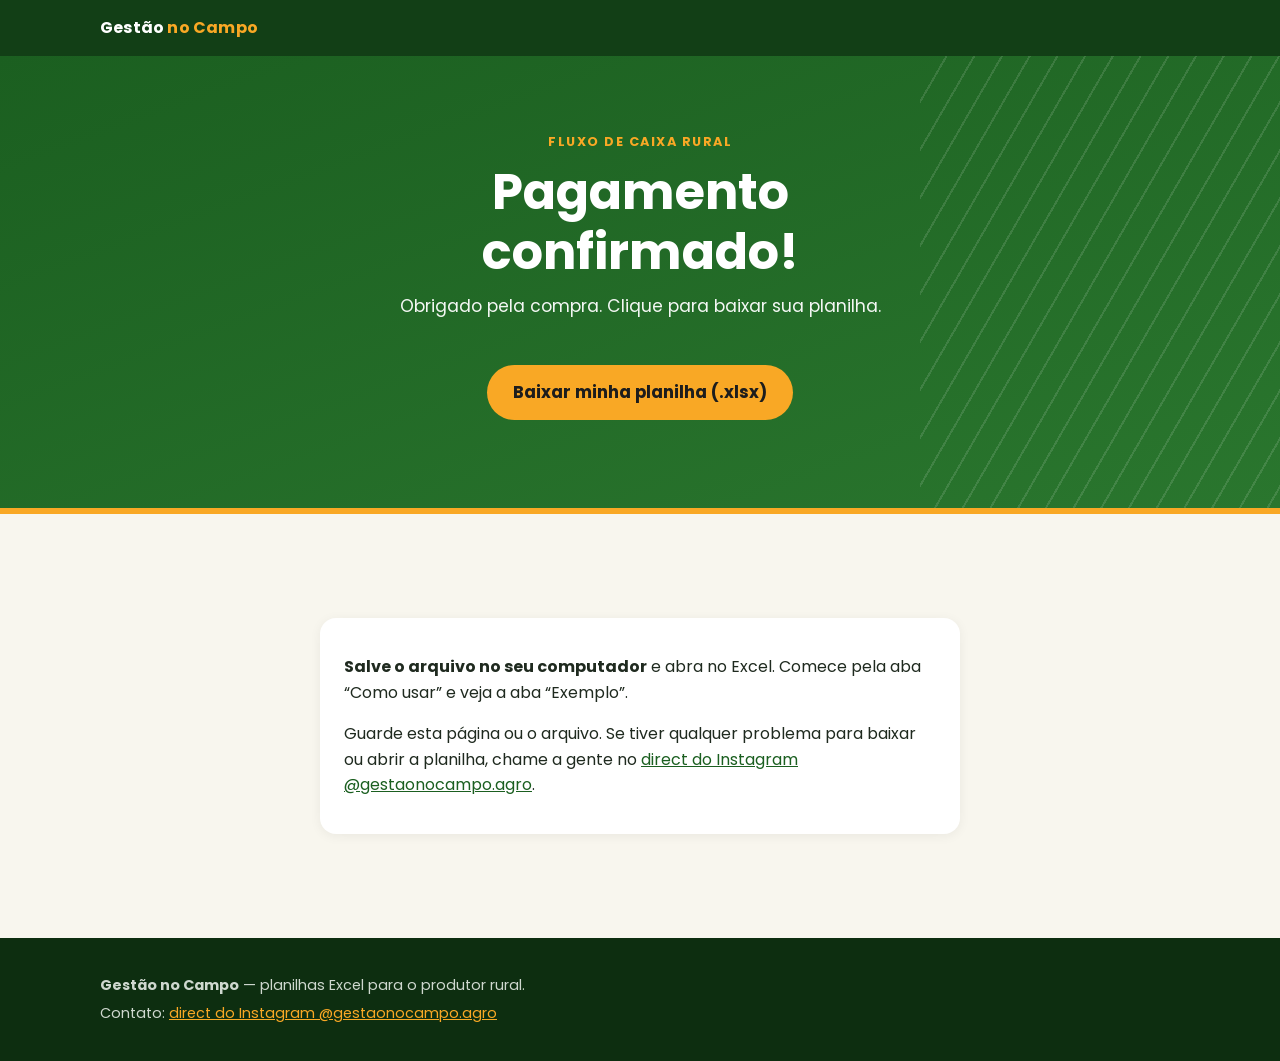
<file: baixar-pmbwcs6972o9/fluxo.html>
<!DOCTYPE html>
<html lang="pt-BR">
<head>
  <meta charset="utf-8">
  <meta name="viewport" content="width=device-width, initial-scale=1">
  <meta name="robots" content="noindex,nofollow">
  <meta name="referrer" content="no-referrer">
  <title>Pagamento confirmado — Fluxo de Caixa Rural | Gestão no Campo</title>
  <meta name="theme-color" content="#123f16">
  <link rel="icon" href="../assets/favicon.svg" type="image/svg+xml">
  <link rel="stylesheet" href="../assets/style.css">
  <style>.dl{text-align:center;max-width:640px;margin:0 auto}.dl h1{max-width:none;margin:0 auto 12px}.dl .btn{margin:20px 0 8px}.dl-nota{background:#fff;border-radius:16px;padding:20px 24px;max-width:640px;margin:32px auto;box-shadow:0 2px 12px rgba(0,0,0,.06)}</style>
</head>
<body>
  <header class="topo">
    <div class="wrap">
      <span class="marca">Gestão <span>no Campo</span></span>
    </div>
  </header>
  <main id="conteudo">
    <section class="hero">
      <div class="wrap dl">
        <span class="selo">Fluxo de Caixa Rural</span>
        <h1>Pagamento confirmado!</h1>
        <p class="lead">Obrigado pela compra. Clique para baixar sua planilha.</p>
        <a class="btn" href="fluxo_caixa_rural.xlsx" download="fluxo_caixa_rural.xlsx">Baixar minha planilha (.xlsx)</a>
      </div>
    </section>
    <div class="faixa"></div>
    <section>
      <div class="wrap">
        <div class="dl-nota">
          <p><strong>Salve o arquivo no seu computador</strong> e abra no Excel. Comece pela aba “Como usar” e veja a aba “Exemplo”.</p>
          <p>Guarde esta página ou o arquivo. Se tiver qualquer problema para baixar ou abrir a planilha, chame a gente no <a href="https://ig.me/m/gestaonocampo.agro" target="_blank" rel="noopener">direct do Instagram @gestaonocampo.agro</a>.</p>
        </div>
      </div>
    </section>
  </main>
  <footer>
    <div class="wrap">
      <p><strong>Gestão no Campo</strong> — planilhas Excel para o produtor rural.</p>
      <p>Contato: <a href="https://ig.me/m/gestaonocampo.agro" target="_blank" rel="noopener">direct do Instagram @gestaonocampo.agro</a></p>
    </div>
  </footer>
</body>
</html>
</file>
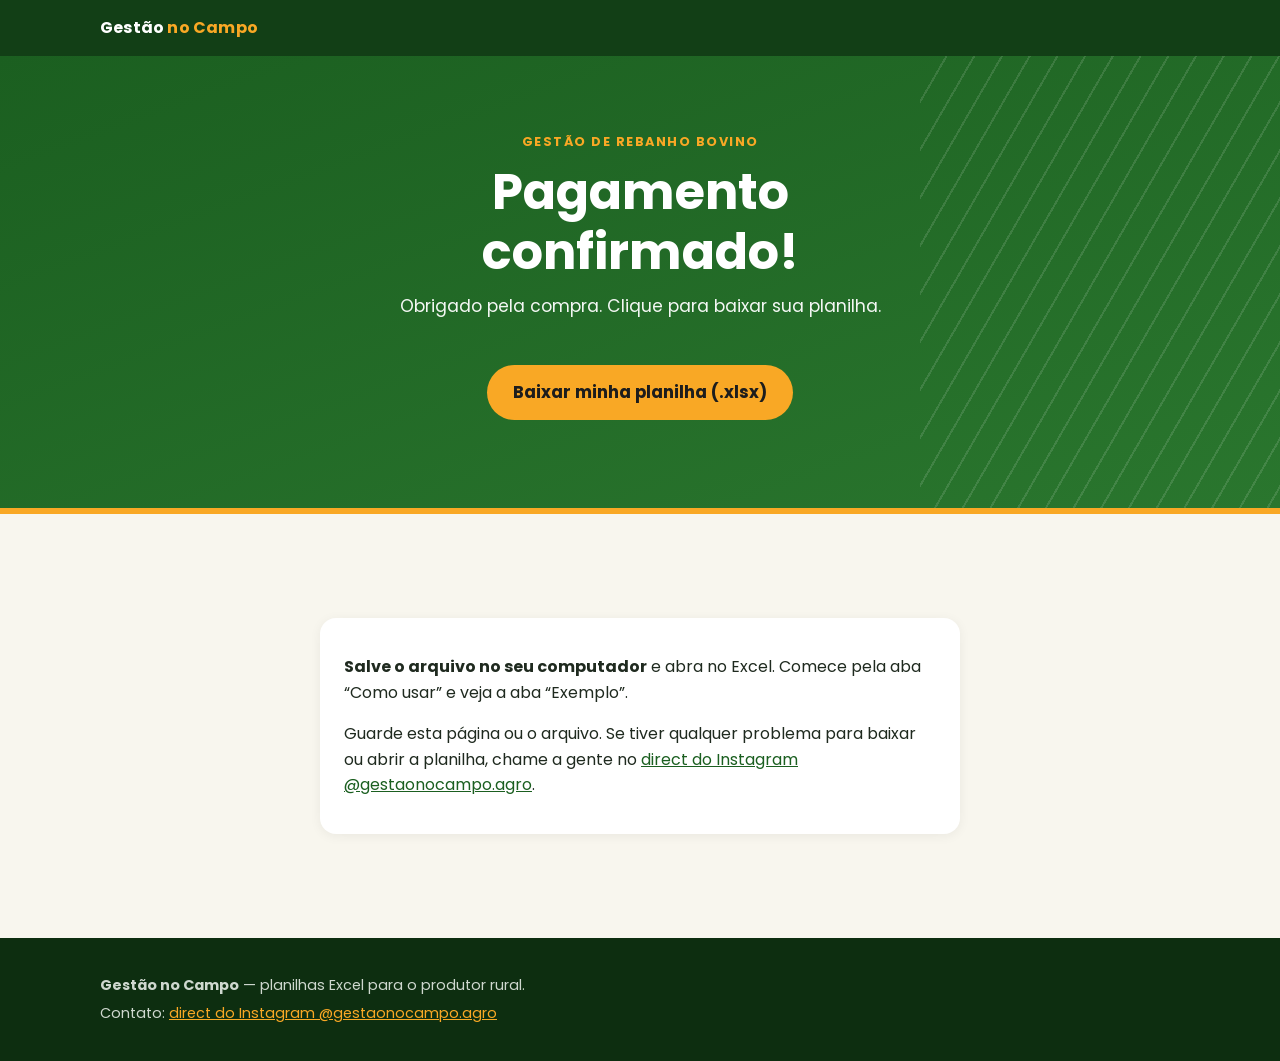
<file: baixar-pmbwcs6972o9/rebanho.html>
<!DOCTYPE html>
<html lang="pt-BR">
<head>
  <meta charset="utf-8">
  <meta name="viewport" content="width=device-width, initial-scale=1">
  <meta name="robots" content="noindex,nofollow">
  <meta name="referrer" content="no-referrer">
  <title>Pagamento confirmado — Gestão de Rebanho Bovino | Gestão no Campo</title>
  <meta name="theme-color" content="#123f16">
  <link rel="icon" href="../assets/favicon.svg" type="image/svg+xml">
  <link rel="stylesheet" href="../assets/style.css">
  <style>.dl{text-align:center;max-width:640px;margin:0 auto}.dl h1{max-width:none;margin:0 auto 12px}.dl .btn{margin:20px 0 8px}.dl-nota{background:#fff;border-radius:16px;padding:20px 24px;max-width:640px;margin:32px auto;box-shadow:0 2px 12px rgba(0,0,0,.06)}</style>
</head>
<body>
  <header class="topo">
    <div class="wrap">
      <span class="marca">Gestão <span>no Campo</span></span>
    </div>
  </header>
  <main id="conteudo">
    <section class="hero">
      <div class="wrap dl">
        <span class="selo">Gestão de Rebanho Bovino</span>
        <h1>Pagamento confirmado!</h1>
        <p class="lead">Obrigado pela compra. Clique para baixar sua planilha.</p>
        <a class="btn" href="gestao_rebanho.xlsx" download="gestao_rebanho.xlsx">Baixar minha planilha (.xlsx)</a>
      </div>
    </section>
    <div class="faixa"></div>
    <section>
      <div class="wrap">
        <div class="dl-nota">
          <p><strong>Salve o arquivo no seu computador</strong> e abra no Excel. Comece pela aba “Como usar” e veja a aba “Exemplo”.</p>
          <p>Guarde esta página ou o arquivo. Se tiver qualquer problema para baixar ou abrir a planilha, chame a gente no <a href="https://ig.me/m/gestaonocampo.agro" target="_blank" rel="noopener">direct do Instagram @gestaonocampo.agro</a>.</p>
        </div>
      </div>
    </section>
  </main>
  <footer>
    <div class="wrap">
      <p><strong>Gestão no Campo</strong> — planilhas Excel para o produtor rural.</p>
      <p>Contato: <a href="https://ig.me/m/gestaonocampo.agro" target="_blank" rel="noopener">direct do Instagram @gestaonocampo.agro</a></p>
    </div>
  </footer>
</body>
</html>
</file>
<file: assets/style.css>
@font-face{font-family:"Poppins";font-weight:400;font-style:normal;font-display:swap;src:url("fonts/poppins-regular.woff2") format("woff2")}
@font-face{font-family:"Poppins";font-weight:600;font-style:normal;font-display:swap;src:url("fonts/poppins-semibold.woff2") format("woff2")}
@font-face{font-family:"Poppins";font-weight:700;font-style:normal;font-display:swap;src:url("fonts/poppins-bold.woff2") format("woff2")}
:root{--verde:#1b5f20;--verde-2:#2a762e;--verde-esc:#123f16;--ouro:#f9a825;--ouro-esc:#c98500;--creme:#f8f6ee;--texto:#1f2a1f;--cinza:#5b665b;--borda:#e3e0d2;--raio:16px}
*,*::before,*::after{box-sizing:border-box}
html{scroll-behavior:smooth;-webkit-text-size-adjust:100%}
body{margin:0;font-family:"Poppins",system-ui,-apple-system,"Segoe UI",Roboto,Arial,sans-serif;font-size:1rem;line-height:1.6;color:var(--texto);background:var(--creme)}
img{max-width:100%;height:auto;display:block}
a{color:var(--verde)}
h1,h2,h3{line-height:1.2;margin:0 0 .5em}
.wrap{width:100%;max-width:1120px;margin:0 auto;padding:0 20px}
.skip{position:absolute;left:-999px}.skip:focus{left:10px;top:10px;background:#fff;padding:8px;z-index:10}
/* topo */
.topo{background:var(--verde-esc);color:#fff;position:sticky;top:0;z-index:5}
.topo .wrap{display:flex;align-items:center;justify-content:space-between;min-height:56px;gap:12px}
.marca{font-weight:700;color:#fff;text-decoration:none;font-size:1rem;letter-spacing:.2px}
.marca span{color:var(--ouro)}
.topo nav{display:none}
.topo nav a{color:#fff;text-decoration:none;margin-left:22px;font-size:.95rem}
.topo nav a:hover{color:var(--ouro)}
.btn{display:inline-block;background:var(--ouro);color:#1d1d1d;font-weight:700;text-decoration:none;border-radius:999px;padding:14px 26px;text-align:center;font-size:1.05rem;border:0;transition:transform .1s,background .2s;min-height:48px}
.btn:hover,.btn:focus-visible{background:#ffb93a;transform:translateY(-1px)}
.btn:focus-visible{outline:3px solid #fff;outline-offset:2px}
.btn-sm{padding:8px 16px;font-size:.9rem;min-height:40px}
.btn-borda{background:transparent;color:#fff;border:2px solid rgba(255,255,255,.7)}
.btn-borda:hover{background:rgba(255,255,255,.1)}
/* hero */
.hero{background:linear-gradient(160deg,var(--verde) 0%,var(--verde-2) 100%);color:#fff;padding:48px 0 56px;position:relative;overflow:hidden}
.hero::after{content:"";position:absolute;right:-60px;top:0;width:260px;height:100%;background:repeating-linear-gradient(120deg,transparent 0 22px,rgba(255,255,255,.12) 22px 24px);pointer-events:none}
.selo{display:inline-block;color:var(--ouro);font-weight:700;letter-spacing:1.5px;font-size:.8rem;text-transform:uppercase;margin-bottom:10px}
.hero h1{font-size:2rem;font-weight:700;max-width:18ch}
.hero p.lead{font-size:1.08rem;opacity:.95;max-width:56ch;margin:0 0 24px}
.hero .acoes{display:flex;flex-direction:column;gap:12px;position:relative;z-index:1}
.chips{display:flex;flex-wrap:wrap;gap:8px;margin:26px 0 0;padding:0;list-style:none;position:relative;z-index:1}
.chips li{background:rgba(0,0,0,.18);border:1px solid rgba(255,255,255,.25);border-radius:999px;padding:6px 14px;font-size:.88rem}
.chips li::before{content:"✓ ";color:var(--ouro);font-weight:700}
.faixa{height:6px;background:var(--ouro)}
/* seções */
section{padding:52px 0}
.titulo-sec{text-align:center;margin-bottom:32px}
.titulo-sec h2{font-size:1.6rem;color:var(--verde-esc)}
.titulo-sec p{color:var(--cinza);margin:0 auto;max-width:60ch}
/* produtos */
.produtos{display:grid;gap:28px}
.card{background:#fff;border:1px solid var(--borda);border-radius:var(--raio);overflow:hidden;display:flex;flex-direction:column;box-shadow:0 6px 20px rgba(27,95,32,.08)}
.card picture img{width:100%;aspect-ratio:1/1;object-fit:cover;background:#e9e6da}
.card .corpo{padding:22px 20px 24px;display:flex;flex-direction:column;flex:1}
.card h3{font-size:1.3rem;color:var(--verde-esc);margin-bottom:.25em}
.card .sub{color:var(--cinza);margin:0 0 16px;font-size:.98rem}
.card h4{font-size:.85rem;text-transform:uppercase;letter-spacing:1px;color:var(--ouro-esc);margin:16px 0 8px}
.lista{list-style:none;padding:0;margin:0}
.lista li{position:relative;padding-left:26px;margin-bottom:8px;font-size:.95rem}
.lista li::before{content:"";position:absolute;left:0;top:.45em;width:16px;height:16px;border-radius:50%;background:var(--verde) url("data:image/svg+xml,%3Csvg xmlns='http://www.w3.org/2000/svg' viewBox='0 0 16 16'%3E%3Cpath d='M4 8.5l2.5 2.5L12 5.5' stroke='%23f9a825' stroke-width='2.2' fill='none' stroke-linecap='round' stroke-linejoin='round'/%3E%3C/svg%3E") center/16px no-repeat}
.lista.inc li::before{background-color:var(--ouro-esc);background-image:none;width:8px;height:8px;top:.65em;left:4px}
details.mais{margin-top:6px}
details.mais summary{cursor:pointer;color:var(--verde);font-weight:600;font-size:.95rem;padding:6px 0}
.compra{margin-top:auto;padding-top:20px;border-top:1px dashed var(--borda);display:flex;flex-direction:column;gap:12px}
.preco{display:flex;align-items:baseline;gap:8px}
.preco strong{font-size:2rem;color:var(--verde-esc);font-weight:700}
.preco small{color:var(--cinza)}
.compra .btn{width:100%}
.nota{font-size:.82rem;color:var(--cinza);margin:0}
/* como funciona */
.como{background:#fff;border-top:1px solid var(--borda);border-bottom:1px solid var(--borda)}
.passos{display:grid;gap:18px;counter-reset:p;list-style:none;padding:0;margin:0}
.passos li{background:var(--creme);border-radius:var(--raio);padding:22px 20px 20px 74px;position:relative;border:1px solid var(--borda)}
.passos li::before{counter-increment:p;content:counter(p);position:absolute;left:20px;top:20px;width:40px;height:40px;border-radius:50%;background:var(--verde);color:var(--ouro);font-weight:700;display:grid;place-items:center;font-size:1.2rem}
.passos h3{font-size:1.1rem;color:var(--verde-esc);margin-bottom:.3em}
.passos p{margin:0;font-size:.95rem;color:#3c463c}
/* faq */
.faq{max-width:780px;margin:0 auto}
.faq details{background:#fff;border:1px solid var(--borda);border-radius:12px;margin-bottom:12px;padding:0 18px}
.faq summary{cursor:pointer;font-weight:600;padding:16px 28px 16px 0;list-style:none;position:relative;color:var(--verde-esc)}
.faq summary::-webkit-details-marker{display:none}
.faq summary::after{content:"+";position:absolute;right:0;top:12px;font-size:1.4rem;color:var(--ouro-esc)}
.faq details[open] summary::after{content:"–"}
.faq details p{margin:0 0 16px;color:#3c463c}
/* chamada */
.chamada{background:var(--verde-esc);color:#fff;text-align:center}
.chamada h2{font-size:1.5rem}
.chamada p{opacity:.9;max-width:56ch;margin:0 auto 22px}
.chamada .acoes{display:flex;flex-direction:column;gap:12px;max-width:340px;margin:0 auto}
/* rodapé */
footer{background:#0d2e10;color:#cfd8cf;padding:32px 0;font-size:.9rem}
footer a{color:var(--ouro)}
footer p{margin:.3em 0}
/* tablet+ */
@media (min-width:700px){
 .hero{padding:72px 0 80px}
 .hero h1{font-size:2.7rem}
 .hero::after{width:420px}
 .hero .acoes{flex-direction:row}
 .produtos{grid-template-columns:repeat(2,1fr)}
 .passos{grid-template-columns:repeat(3,1fr)}
 .chamada .acoes{flex-direction:row;max-width:none;justify-content:center}
 .topo nav{display:block}
}
@media (min-width:1024px){
 .produtos{grid-template-columns:repeat(3,1fr)}
 .hero h1{font-size:3.1rem}
 section{padding:72px 0}
 .titulo-sec h2{font-size:2rem}
}
@media (prefers-reduced-motion:reduce){html{scroll-behavior:auto}.btn{transition:none}}
.hero-grid{position:relative;z-index:1}
.hero-capas{display:none}
@media (min-width:1024px){
 .hero h1{max-width:20ch}
 .hero-grid{display:grid;grid-template-columns:1.15fr .85fr;gap:40px;align-items:center}
 .hero-capas{display:block;position:relative;height:420px}
 .hero-capas img{position:absolute;width:300px;border-radius:14px;box-shadow:0 18px 40px rgba(0,0,0,.35);border:3px solid rgba(255,255,255,.85)}
 .hero-capas .c1{left:0;top:40px;transform:rotate(-7deg)}
 .hero-capas .c2{right:0;top:40px;transform:rotate(7deg)}
 .hero-capas .c3{left:50%;top:0;margin-left:-150px;width:320px;margin-left:-160px;z-index:2}
}

.pacote-box{background:#fff;border:2px solid var(--ouro);border-radius:var(--raio);padding:32px 24px 28px;margin:0 auto 44px;max-width:720px;text-align:center;box-shadow:0 8px 24px rgba(27,95,32,.1)}
.pacote-box .selo{color:var(--ouro-esc)}
.pacote-box h2{font-size:1.85rem;color:var(--verde-esc);margin:0 0 8px}
.pacote-box .pacote-lead{margin:0 auto 8px;max-width:52ch;color:#3c463c}
.pacote-box .preco{justify-content:center;margin:18px 0 8px}
.pacote-box .ancora{color:var(--cinza);margin:0 0 20px;font-size:.95rem}
.pacote-box .ancora s{color:#8a948a}
.pacote-box .btn{min-width:min(100%, 320px)}
.pacote-box .nota{margin-top:12px}
.incluso{display:inline-block;margin-top:auto;padding:10px 14px 0;border-top:1px dashed var(--borda);width:100%;color:var(--verde-esc);font-weight:600;font-size:.95rem}
.chamada .acoes{max-width:420px}
@media (min-width:700px){
 .pacote-box{padding:40px 40px 36px}
 .pacote-box h2{font-size:2.1rem}
 .chamada .acoes{max-width:420px}
}


/* páginas de oferta (upsell / downsell) — reutilizam .pacote-box */
body.oferta{min-height:100vh;display:flex;flex-direction:column}
body.oferta main{padding:36px 0 56px;flex:1}
body.oferta footer{margin-top:auto}
.pacote-box .oferta-titulo{font-size:1.85rem;color:var(--verde-esc);margin:0 0 8px;line-height:1.2}
@media (min-width:700px){.pacote-box .oferta-titulo{font-size:2.1rem}}
.pacote-box .oferta-aviso{margin:0 auto 14px;max-width:46ch;color:var(--cinza);font-size:.95rem;line-height:1.45}
.cta-kiwify{margin:16px auto 0;max-width:480px}
.cta-kiwify [data-upsell-url]{padding:0!important}
.cta-kiwify [id^="kiwify-upsell-trigger"]{border-radius:999px!important}
.oferta-lista{display:grid;gap:14px;text-align:left;margin:20px auto 24px;max-width:52ch;padding:0}
.oferta-lista li{position:relative;padding-left:26px;margin:0;color:#3c463c;font-size:.95rem;list-style:none}
.oferta-lista li::before{content:"";position:absolute;left:0;top:.45em;width:16px;height:16px;border-radius:50%;background:var(--verde) url("data:image/svg+xml,%3Csvg xmlns='http://www.w3.org/2000/svg' viewBox='0 0 16 16'%3E%3Cpath d='M4 8.5l2.5 2.5L12 5.5' stroke='%23f9a825' stroke-width='2.2' fill='none' stroke-linecap='round' stroke-linejoin='round'/%3E%3C/svg%3E") center/16px no-repeat}
.oferta .topo nav,.oferta .topo .btn-sm{display:none}
@media (min-width:700px){
 body.oferta main{padding:48px 0 72px}
}
</file>
